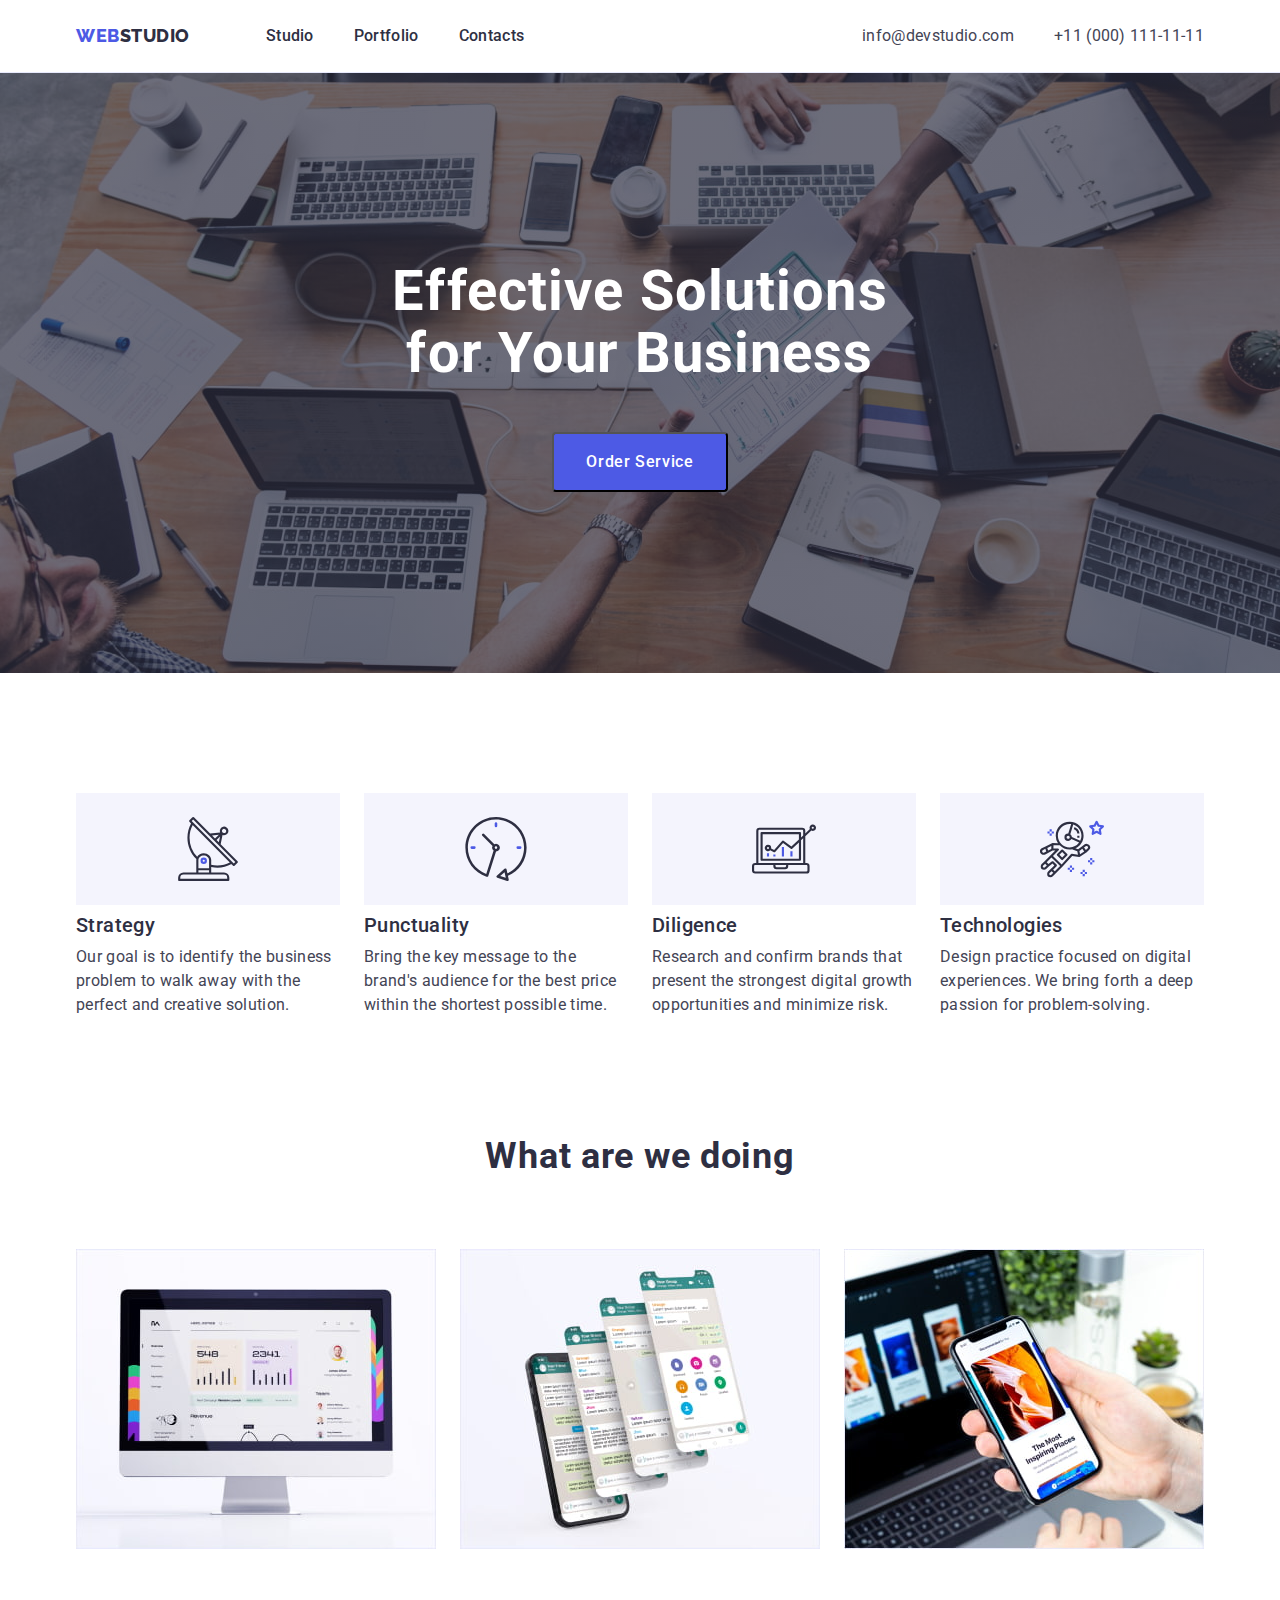
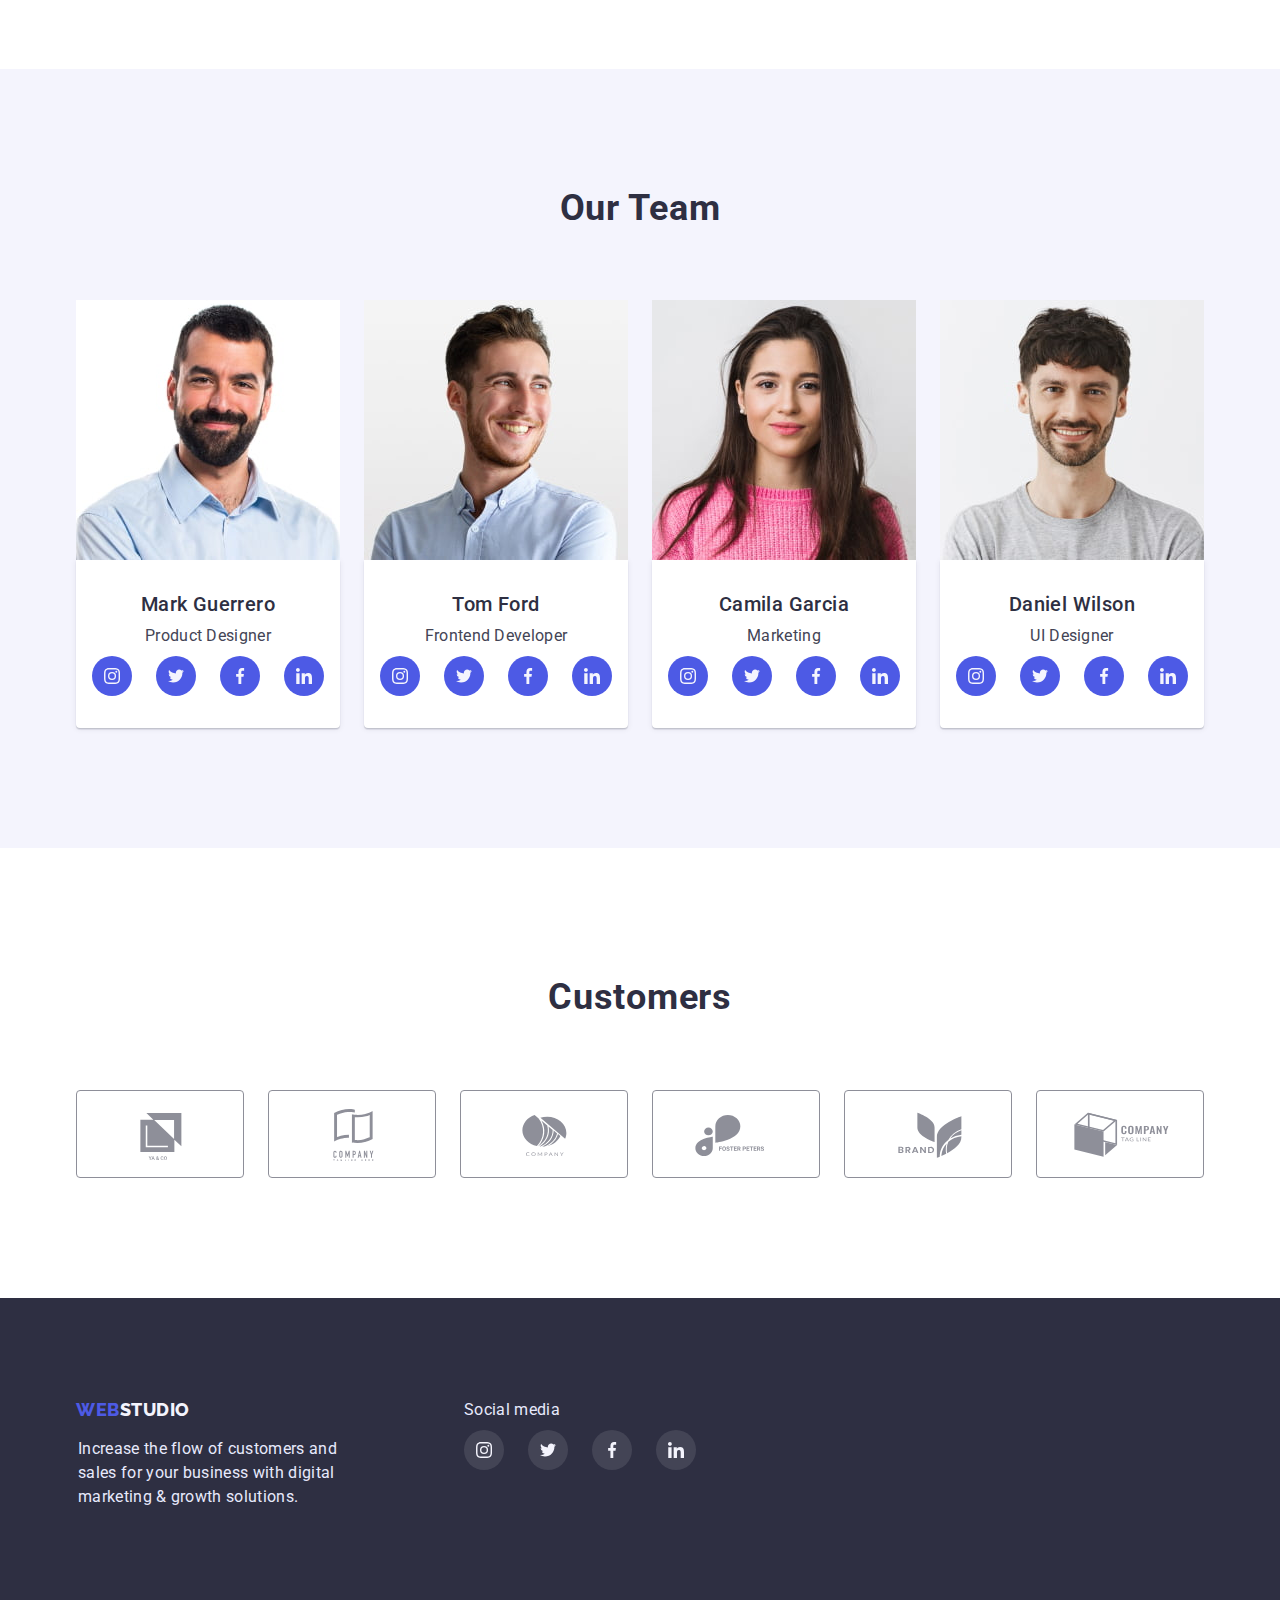
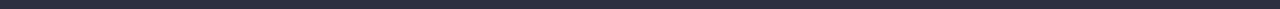
<file: index.html>
<!DOCTYPE html>
<html lang="en">
  <head>
    <meta charset="UTF-8" />
    <meta http-equiv="X-UA-Compatible" content="IE=edge" />
    <meta name="viewport" content="width=device-width, initial-scale=1.0" />
    <title>Main Page</title>
    <link rel="preconnect" href="https://fonts.googleapis.com" />
    <link rel="preconnect" href="https://fonts.gstatic.com" crossorigin />
    <link
      href="https://fonts.googleapis.com/css2?family=Raleway:wght@800&family=Roboto:wght@400;500;700;900&display=swap"
      rel="stylesheet"
    />
    <link
      rel="stylesheet"
      href="https://cdn.jsdelivr.net/npm/modern-normalize@1.1.0/modern-normalize.min.css"
    />
    <link rel="stylesheet" href="./css/stayles.css" />
  </head>

  <body>
    <!-- HEADER -->
    <header class="header">
      <div class="main-header container">
        <nav class="top-line-container">
          <a href="./index.html" class="main-logo link"
            >Web<span class="sup-logo">Studio</span></a
          >
          <ul class="list-item-container">
            <li class="menu-item">
              <a href="./index.html" class="menu-link link">Studio</a>
            </li>
            <li class="menu-item">
              <a href="./portfolio.html" class="menu-link link">Portfolio</a>
            </li>
            <li class="menu-item">
              <a href="#" class="menu-link link">Contacts</a>
            </li>
          </ul>
        </nav>
        <address>
          <ul class="list-address-container">
            <li class="item-address">
              <a href="mailto:info@devstudio.com" class="adress link"
                >info@devstudio.com</a
              >
            </li>
            <li class="item-address-tel">
              <a href="tel:+110001111111" class="adress link"
                >+11 (000) 111-11-11</a
              >
            </li>
          </ul>
        </address>
      </div>
    </header>

    <main>
      <!-- HERO  -->
      <section class="hero">
        <div class="container">
          <h1 class="main-title">Effective Solutions for Your Business</h1>
          <button type="button" class="button main-button">
            Order Service
          </button>
        </div>
      </section>
      <!-- Pecularities -->

      <section class="peculiarities section">
        <h2 class="visually-hidden">Peculiarities</h2>
        <div class="container">
          <ul class="list-peculiarities">
            <li class="item-peculiarities">
              <div class="box-icon">
                <svg class="icon-pecularities" width="64" height="64">
                  <use href="./images/sprite.svg#icon-antenna"></use>
                </svg>
              </div>
              <h3 class="sup-title">Strategy</h3>
              <p class="base-text">
                Our goal is to identify the business problem to walk away with
                the perfect and creative solution.
              </p>
            </li>
            <li class="item-peculiarities">
              <div class="box-icon">
                <svg class="icon-pecularities" width="64" height="64">
                  <use href="./images/sprite.svg#icon-clock"></use>
                </svg>
              </div>
              <h3 class="sup-title">Punctuality</h3>
              <p class="base-text">
                Bring the key message to the brand's audience for the best price
                within the shortest possible time.
              </p>
            </li>
            <li class="item-peculiarities">
              <div class="box-icon">
                <svg class="icon-pecularities" width="64" height="64">
                  <use href="./images/sprite.svg#icon-diagram"></use>
                </svg>
              </div>
              <h3 class="sup-title">Diligence</h3>
              <p class="base-text">
                Research and confirm brands that present the strongest digital
                growth opportunities and minimize risk.
              </p>
            </li>
            <li class="item-peculiarities">
              <div class="box-icon">
                <svg class="icon-pecularities" width="64" height="64">
                  <use href="./images/sprite.svg#icon-astronaut"></use>
                </svg>
              </div>
              <h3 class="sup-title">Technologies</h3>
              <p class="base-text">
                Design practice focused on digital experiences. We bring forth a
                deep passion for problem-solving.
              </p>
            </li>
          </ul>
        </div>
      </section>

      <!-- Opportuniti -->
      <section class="opportunity">
        <div class="container">
          <h2 class="title-section">What are we doing</h2>
          <ul class="list-opportunity">
            <li class="item-opportunity">
              <img
                src="./images/main/comp.jpg"
                alt="monitor PC"
                width="360"
                height="300"
              />
            </li>
            <li class="item-opportunity">
              <img
                src="./images/main/tel.jpg"
                alt="mobile phone display and appllications"
                width="360"
                height="300"
              />
            </li>
            <li class="item-opportunity">
              <img
                src="./images/main/desktop.jpg"
                alt="foto laptop and mobile phone"
                width="360"
                height="300"
              />
            </li>
          </ul>
        </div>
      </section>

      <!-- Personal -->
      <section class="personal section">
        <div class="container">
          <h2 class="title-section">Our Team</h2>
          <ul class="list-personal">
            <li class="item-personal">
              <article class="card-personal">
                <div class="card-thumb">
                  <img
                    src="./images/main/emploees/mark.jpg"
                    alt=" photo Mark Guerrero"
                    width="264"
                    height="260"
                  />
                </div>
                <div class="card-text-personal">
                  <h3 class="sup-title">Mark Guerrero</h3>
                  <p class="base-text">Product Designer</p>
                  <ul class="list-icon-social">
                    <li class="item-icon-social">
                      <a
                        href="https://www.instagram.com/"
                        target="_blank"
                        rel="noreferrer noopener"
                        class="link-social color-icon-personal"
                      >
                        <svg class="social-icon" width="16" height="16">
                          <use href="./images/sprite.svg#icon-instagram"></use>
                        </svg>
                      </a>
                    </li>
                    <li class="item-icon-social">
                      <a
                        href="https://twitter.com/"
                        target="_blank"
                        rel="noreferrer noopener"
                        class="link-social color-icon-personal"
                      >
                        <svg class="social-icon" width="16" height="16">
                          <use href="./images/sprite.svg#icon-twitter"></use>
                        </svg>
                      </a>
                    </li>
                    <li class="item-icon-social">
                      <a
                        href="https://uk-ua.facebook.com/"
                        target="_blank"
                        rel="noreferrer noopener"
                        class="link-social color-icon-personal"
                      >
                        <svg class="social-icon" width="16" height="16">
                          <use href="./images/sprite.svg#icon-facebook"></use>
                        </svg>
                      </a>
                    </li>
                    <li class="item-icon-social">
                      <a
                        href="https://www.linkedin.com/"
                        target="_blank"
                        rel="noreferrer noopener"
                        class="link-social color-icon-personal"
                      >
                        <svg class="social-icon" width="16" height="16">
                          <use href="./images/sprite.svg#icon-linkedin"></use>
                        </svg>
                      </a>
                    </li>
                  </ul>
                </div>
              </article>
            </li>

            <li class="item-personal">
              <article class="card-personal">
                <div class="card-thumb">
                  <img
                    src="./images/main/emploees/tom.jpg"
                    alt="photo Tom Ford"
                    width="264"
                    height="260"
                  />
                </div>
                <div class="card-text-personal">
                  <h3 class="sup-title">Tom Ford</h3>
                  <p class="base-text">Frontend Developer</p>
                  <ul class="list-icon-social">
                    <li class="item-icon-social">
                      <a
                        href="https://www.instagram.com/"
                        target="_blank"
                        rel="noreferrer noopener"
                        class="link-social color-icon-personal"
                      >
                        <svg class="social-icon" width="16" height="16">
                          <use href="./images/sprite.svg#icon-instagram"></use>
                        </svg>
                      </a>
                    </li>
                    <li class="item-icon-social">
                      <a
                        href="https://twitter.com/"
                        target="_blank"
                        rel="noreferrer noopener"
                        class="link-social color-icon-personal"
                      >
                        <svg class="social-icon" width="16" height="16">
                          <use href="./images/sprite.svg#icon-twitter"></use>
                        </svg>
                      </a>
                    </li>
                    <li class="item-icon-social">
                      <a
                        href="https://uk-ua.facebook.com/"
                        target="_blank"
                        rel="noreferrer noopener"
                        class="link-social color-icon-personal"
                      >
                        <svg class="social-icon" width="16" height="16">
                          <use href="./images/sprite.svg#icon-facebook"></use>
                        </svg>
                      </a>
                    </li>
                    <li class="item-icon-social">
                      <a
                        href="https://www.linkedin.com/"
                        target="_blank"
                        rel="noreferrer noopener"
                        class="link-social color-icon-personal"
                      >
                        <svg class="social-icon" width="16" height="16">
                          <use href="./images/sprite.svg#icon-linkedin"></use>
                        </svg>
                      </a>
                    </li>
                  </ul>
                </div>
              </article>
            </li>

            <li class="item-personal">
              <article class="card-personal">
                <div class="card-thumb">
                  <img
                    src="./images/main/emploees/camila.jpg"
                    alt="photo Camila Garcia"
                    width="264"
                    height="260"
                  />
                </div>
                <div class="card-text-personal">
                  <h3 class="sup-title">Camila Garcia</h3>
                  <p class="base-text">Marketing</p>
                  <ul class="list-icon-social">
                    <li class="item-icon-social">
                      <a
                        href="https://www.instagram.com/"
                        target="_blank"
                        rel="noreferrer noopener"
                        class="link-social color-icon-personal"
                      >
                        <svg class="social-icon" width="16" height="16">
                          <use href="./images/sprite.svg#icon-instagram"></use>
                        </svg>
                      </a>
                    </li>
                    <li class="item-icon-social">
                      <a
                        href="https://twitter.com/"
                        target="_blank"
                        rel="noreferrer noopener"
                        class="link-social color-icon-personal"
                      >
                        <svg class="social-icon" width="16" height="16">
                          <use href="./images/sprite.svg#icon-twitter"></use>
                        </svg>
                      </a>
                    </li>
                    <li class="item-icon-social">
                      <a
                        href="https://uk-ua.facebook.com/"
                        target="_blank"
                        rel="noreferrer noopener"
                        class="link-social color-icon-personal"
                      >
                        <svg class="social-icon" width="16" height="16">
                          <use href="./images/sprite.svg#icon-facebook"></use>
                        </svg>
                      </a>
                    </li>
                    <li class="item-icon-social">
                      <a
                        href="https://www.linkedin.com/"
                        target="_blank"
                        rel="noreferrer noopener"
                        class="link-social color-icon-personal"
                      >
                        <svg class="social-icon" width="16" height="16">
                          <use href="./images/sprite.svg#icon-linkedin"></use>
                        </svg>
                      </a>
                    </li>
                  </ul>
                </div>
              </article>
            </li>

            <li class="item-personal">
              <article class="card-personal">
                <div class="card-thumb">
                  <img
                    src="./images/main/emploees/daniel.jpg"
                    alt="photo Daniel Wilson "
                    width="264"
                    height="260"
                  />
                </div>
                <div class="card-text-personal">
                  <h3 class="sup-title">Daniel Wilson</h3>
                  <p class="base-text">UI Designer</p>
                  <ul class="list-icon-social">
                    <li class="item-icon-social">
                      <a
                        href="https://www.instagram.com/"
                        target="_blank"
                        rel="noreferrer noopener"
                        class="link-social color-icon-personal"
                      >
                        <svg class="social-icon" width="16" height="16">
                          <use href="./images/sprite.svg#icon-instagram"></use>
                        </svg>
                      </a>
                    </li>
                    <li class="item-icon-social">
                      <a
                        href="https://twitter.com/"
                        target="_blank"
                        rel="noreferrer noopener"
                        class="link-social color-icon-personal"
                      >
                        <svg class="social-icon" width="16" height="16">
                          <use href="./images/sprite.svg#icon-twitter"></use>
                        </svg>
                      </a>
                    </li>
                    <li class="item-icon-social">
                      <a
                        href="https://uk-ua.facebook.com/"
                        target="_blank"
                        rel="noreferrer noopener"
                        class="link-social color-icon-personal"
                      >
                        <svg class="social-icon" width="16" height="16">
                          <use href="./images/sprite.svg#icon-facebook"></use>
                        </svg>
                      </a>
                    </li>
                    <li class="item-icon-social">
                      <a
                        href="https://www.linkedin.com/"
                        target="_blank"
                        rel="noreferrer noopener"
                        class="link-social color-icon-personal"
                      >
                        <svg class="social-icon" width="16" height="16">
                          <use href="./images/sprite.svg#icon-linkedin"></use>
                        </svg>
                      </a>
                    </li>
                  </ul>
                </div>
              </article>
            </li>
          </ul>
        </div>
      </section>
    </main>
    <!-- Customers -->
    <section class="customers">
      <div class="container">
        <h2 class="title-section">Customers</h2>
        <ul class="list-customers">
          
          <li class="item-customers">
            <a href="#" class="link-customers">
              <svg class="icon-customers" width="104" height="56">
                <use href="./images/sprite.svg#icon-Logo"></use>
              </svg>
            </a>
          </li>
          <li class="item-customers">
            <a href="#" class="link-customers">
              <svg class="icon-customers" width="104" height="56">
                <use href="./images/sprite.svg#icon-Logo2"></use>
              </svg>
            </a>
          </li>
          <li class="item-customers">
            <a href="#" class="link-customers">
              <svg class="icon-customers" width="104" height="56">
                <use href="./images/sprite.svg#icon-Logo3"></use>
              </svg>
            </a>
          </li>
          <li class="item-customers">
            <a href="#" class="link-customers">
              <svg class="icon-customers" width="104" height="56">
                <use href="./images/sprite.svg#icon-Logo4"></use>
              </svg>
            </a>
          </li>
          <li class="item-customers">
            <a href="#" class="link-customers">
              <svg class="icon-customers" width="104" height="56">
                <use href="./images/sprite.svg#icon-Logo5"></use>
              </svg>
            </a>
          </li>
          <li class="item-customers">
            <a href="#" class="link-customers">
              <svg class="icon-customers" width="104" height="56">
                <use href="./images/sprite.svg#icon-Logo6"></use>
              </svg>
            </a>
          </li>
        </ul>
      </div>
    </section>
    <!-- FOOTER -->
    <footer class="footer">
      <section class="footer-list container">
        <h2 class="visually-hidden">Footer</h2>
        <div class="footer-title">
          <a href="./index.html" class="main-logo link"
            >Web<span class="sub-logo">Studio</span></a
          >
          <p class="base-text-white">
            Increase the flow of customers and sales for your business with
            digital marketing & growth solutions.
          </p>
        </div>
        <div class="footer-social-media">
          <p class="footer-social">Social media</p>
          <ul class="list-icon-social">
            <li class="item-icon-social">
              <a
                href="https://www.instagram.com/"
                target="_blank"
                rel="noreferrer noopener"
                class="link-social color-icon-footer"
              >
                <svg class="social-icon" width="16" height="16">
                  <use href="./images/sprite.svg#icon-instagram"></use>
                </svg>
              </a>
            </li>
            <li class="item-icon-social">
              <a
                href="https://twitter.com/"
                target="_blank"
                rel="noreferrer noopener"
                class="link-social color-icon-footer"
              >
                <svg class="social-icon" width="16" height="16">
                  <use href="./images/sprite.svg#icon-twitter"></use>
                </svg>
              </a>
            </li>
            <li class="item-icon-social">
              <a
                href="https://uk-ua.facebook.com/"
                target="_blank"
                rel="noreferrer noopener"
                class="link-social color-icon-footer"
              >
                <svg class="social-icon" width="16" height="16">
                  <use href="./images/sprite.svg#icon-facebook"></use>
                </svg>
              </a>
            </li>
            <li class="item-icon-social">
              <a
                href="https://www.linkedin.com/"
                target="_blank"
                rel="noreferrer noopener"
                class="link-social color-icon-footer"
              >
                <svg class="social-icon" width="16" height="16">
                  <use href="./images/sprite.svg#icon-linkedin"></use>
                </svg>
              </a>
            </li>
          </ul>
        </div>
      </section>
    </footer>
  </body>
</html>
</file>
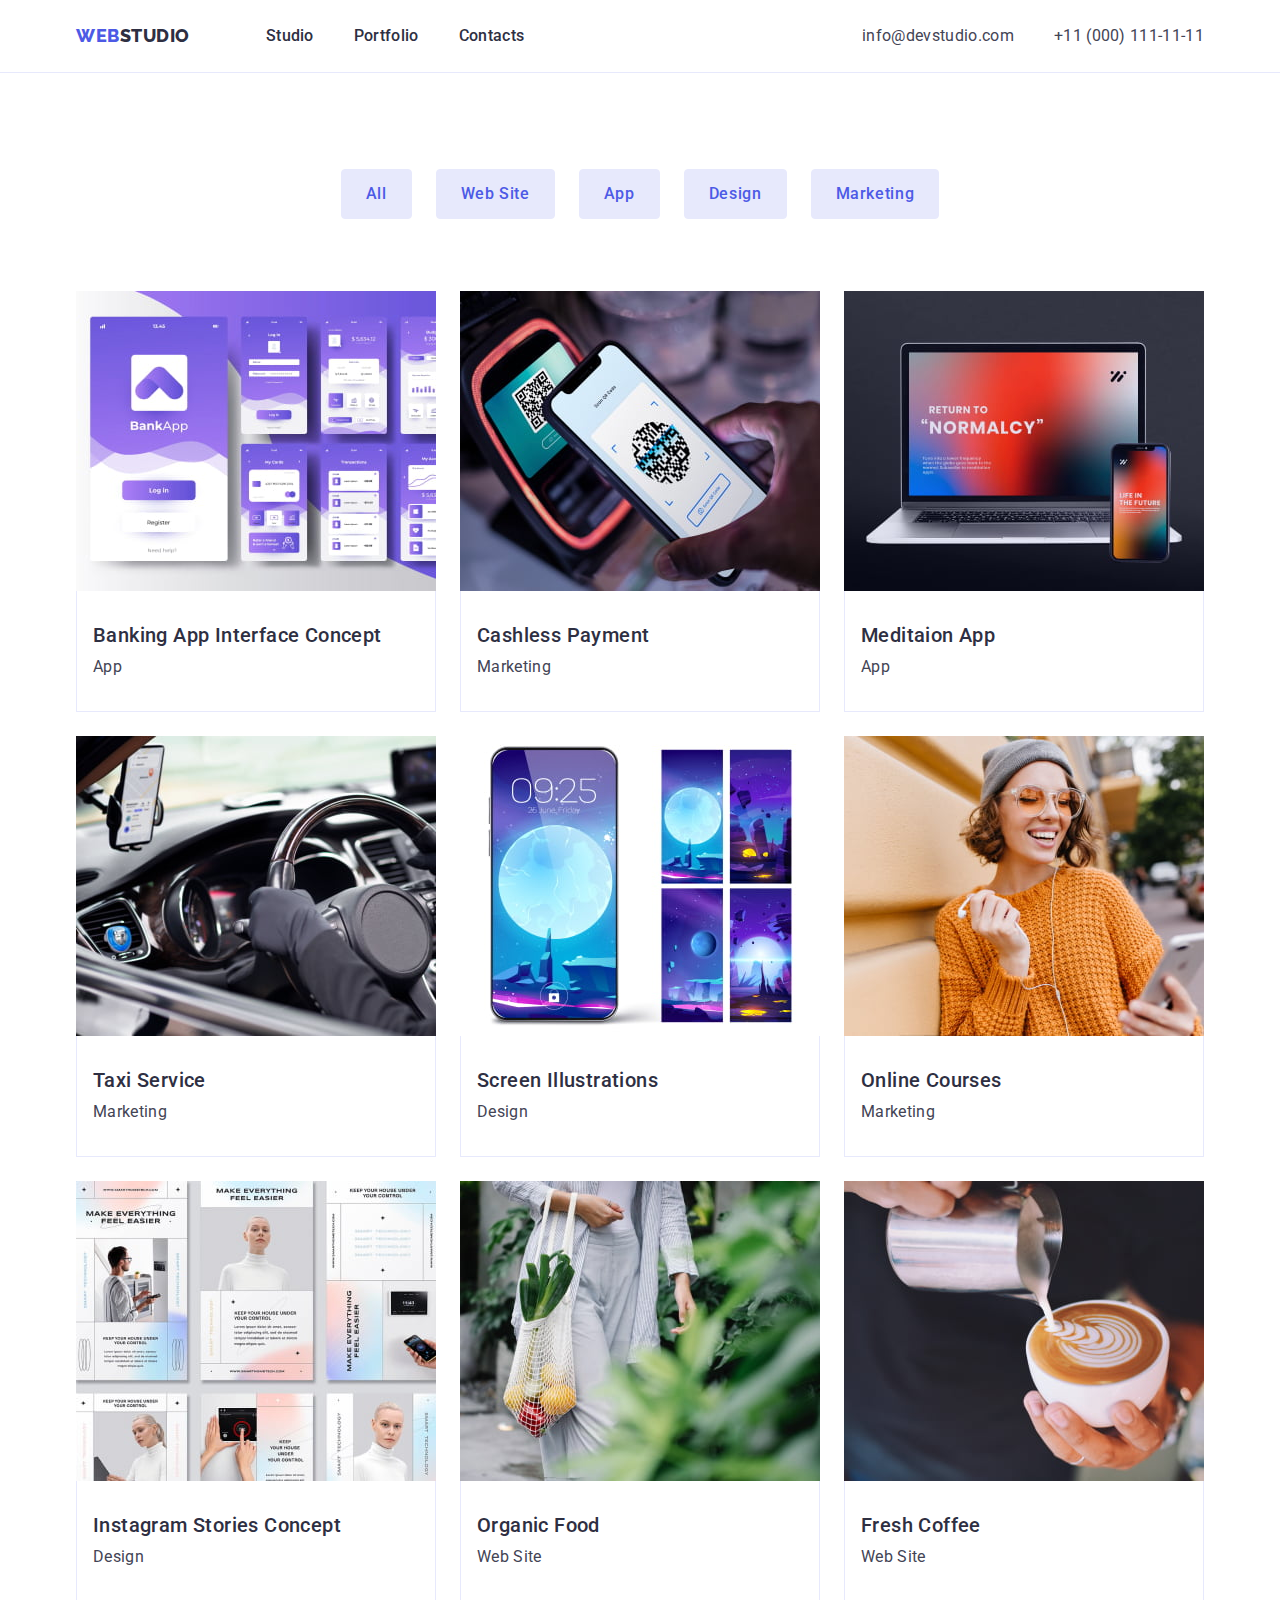
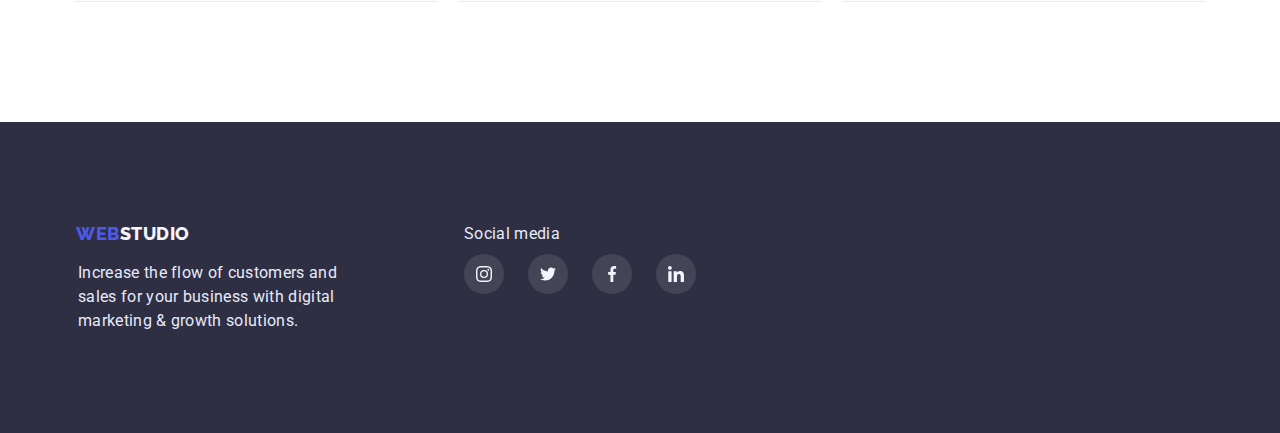
<file: portfolio.html>
<!DOCTYPE html>
<html lang="en">
  <head>
    <meta charset="UTF-8" />
    <meta http-equiv="X-UA-Compatible" content="IE=edge" />
    <meta name="viewport" content="width=device-width, initial-scale=1.0" />
    <title>Document</title>
    <link rel="preconnect" href="https://fonts.googleapis.com" />
    <link rel="preconnect" href="https://fonts.gstatic.com" crossorigin />
    <link
      href="https://fonts.googleapis.com/css2?family=Raleway:wght@800&family=Roboto:wght@400;500;700;900&display=swap"
      rel="stylesheet"
    />
    <link
      rel="stylesheet"
      href="https://cdn.jsdelivr.net/npm/modern-normalize@1.1.0/modern-normalize.min.css"
    />
    <link rel="stylesheet" href="./css/stayles.css" />
  </head>
  <body>
    <!-- HEADER -->
    <header class="header">
      <div class="main-header container">
        <nav class="top-line-container">
          <a href="./index.html" class="main-logo link"
            >Web<span class="sup-logo">Studio</span></a
          >
          <ul class="list-item-container">
            <li class="menu-item">
              <a href="./index.html" class="menu-link link">Studio</a>
            </li>
            <li class="menu-item">
              <a href="./portfolio.html" class="menu-link link">Portfolio</a>
            </li>
            <li class="menu-item">
              <a href="#" class="menu-link link">Contacts</a>
            </li>
          </ul>
        </nav>
        <address>
          <ul class="list-address-container">
            <li class="item-address">
              <a href="mailto:info@devstudio.com" class="adress link"
                >info@devstudio.com</a
              >
            </li>
            <li class="item-address-tel">
              <a href="tel:+110001111111" class="adress link"
                >+11 (000) 111-11-11</a
              >
            </li>
          </ul>
        </address>
      </div>
    </header>

    <main>
      <!-- NAVIGATION -->
      <section class="portfolio">
        <h2 class="visually-hidden">Portfolio</h2>
        <div class="container">
          <ul class="list-navigation">
            <li class="item-portfolio">
              <button type="button" class="button button-portfolio">All</button>
            </li>
            <li class="item-navigation">
              <button type="button" class="button button-portfolio">
                Web Site
              </button>
            </li>
            <li class="item-navigation">
              <button type="button" class="button button-portfolio">App</button>
            </li>
            <li class="item-navigation">
              <button type="button" class="button button-portfolio">
                Design
              </button>
            </li>
            <li class="item-navigation">
              <button type="button" class="button button-portfolio">
                Marketing
              </button>
            </li>
          </ul>
          <!-- PROJEKT -->
          <ul class="list-projekt">
            <li class="item-projekt">
              <article class="card-portfolio">
                <a href="#" class="link-card-portfolio link">
                  <div class="card-thumb">
                    <img
                      src="./images/portfolio/img1.jpg"
                      alt="foto banking App"
                      width="360"
                      height="300"
                    />
                  </div>
                  <div class="card-content">
                    <h3 class="sup-title">Banking App Interface Concept</h3>
                    <p class="base-text">App</p>
                  </div></a
                >
              </article>
            </li>

            <li class="item-projekt">
              <article class="card-portfolio">
                <a href="#" class="link-card-portfolio link">
                  <div class="card-thumb">
                    <img
                      src="./images/portfolio/img2.jpg"
                      alt="foto mobile phone"
                      width="360"
                      height="300"
                    />
                  </div>
                  <div class="card-content">
                    <h3 class="sup-title">Cashless Payment</h3>
                    <p class="base-text">Marketing</p>
                  </div></a
                >
              </article>
            </li>

            <li class="item-projekt">
              <article class="card-portfolio">
                <a href="#" class="link-card-portfolio link ">
                  <div class="card-thumb">
                    <img
                      src="./images/portfolio/img3.jpg"
                      alt="foto mobile phone and laptop"
                      width="360"
                      height="300"
                    />
                  </div>
                  <div class="card-content">
                    <h3 class="sup-title">Meditaion App</h3>
                    <p class="base-text">App</p>
                  </div></a
                >
              </article>
            </li>

            <li class="item-projekt">
              <article class="card-portfolio">
                <a href="#" class="link-card-portfolio link">
                  <div class="card-thumb">
                    <img
                      src="./images/portfolio/img4.jpg"
                      alt=" photo wehicle interrior and phone"
                      width="360"
                      height="300"
                    />
                  </div>
                  <div class="card-content">
                    <h3 class="sup-title">Taxi Service</h3>
                    <p class="base-text">Marketing</p>
                  </div></a
                >
              </article>
            </li>

            <li class="item-projekt">
              <article class="card-portfolio">
                <a href="#" class="link-card-portfolio link">
                  <div class="card-thumb">
                    <img
                      src="./images/portfolio/img5.jpg"
                      alt=" photo display phone"
                      width="360"
                      height="300"
                    />
                  </div>
                  <div class="card-content">
                    <h3 class="sup-title">Screen Illustrations</h3>
                    <p class="base-text">Design</p>
                  </div></a
                >
              </article>
            </li>

            <li class="item-projekt">
              <article class="card-portfolio">
                <a href="#" class="link-card-portfolio link">
                  <div class="card-thumb">
                    <img
                      src="./images/portfolio/img6.jpg"
                      alt=" photo girl student"
                      width="360"
                      height="300"
                    />
                  </div>
                  <div class="card-content">
                    <h3 class="sup-title">Online Courses</h3>
                    <p class="base-text">Marketing</p>
                  </div></a
                >
              </article>
            </li>

            <li class="item-projekt">
              <article class="card-portfolio">
                <a href="#" class="link-card-portfolio link ">
                  <div class="card-thumb">
                    <img
                      src="./images/portfolio/img7.jpg"
                      alt="instagram page screenshot"
                      width="360"
                      height="300"
                    />
                  </div>
                  <div class="card-content">
                    <h3 class="sup-title">Instagram Stories Concept</h3>
                    <p class="base-text">Design</p>
                  </div></a
                >
              </article>
            </li>

            <li class="item-projekt">
              <article class="card-portfolio">
                <a href="#" class="link-card-portfolio link">
                  <div class="card-thumb">
                    <img
                      src="./images/portfolio/img8.jpg"
                      alt="photo girl with fruits"
                      width="360"
                      height="300"
                    />
                  </div>
                  <div class="card-content">
                    <h3 class="sup-title">Organic Food</h3>
                    <p class="base-text">Web Site</p>
                  </div></a
                >
              </article>
            </li>

            <li class="item-projekt">
              <article class="card-portfolio">
                <a href="#" class="link-card-portfolio link">
                  <div class="card-thumb">
                    <img
                      src="./images/portfolio/img9.jpg"
                      alt="cup of cappuccino"
                      width="360"
                      height="300"
                    />
                  </div>
                  <div class="card-content">
                    <h3 class="sup-title">Fresh Coffee</h3>
                    <p class="base-text">Web Site</p>
                  </div></a
                >
              </article>
            </li>
          </ul>
        </div>
      </section>
    </main>

    <!-- FOOTER -->
    <footer class="footer">
      <div class="footer-list container">
        <div class="footer-title">
          <a href="./index.html" class="main-logo link"
            >Web<span class="sub-logo">Studio</span></a
          >
          <p class="base-text-white">
            Increase the flow of customers and sales for your business with
            digital marketing & growth solutions.
          </p>
        </div>
        <div class="footer-social-media">
          <p class="footer-social">Social media</p>
          <ul class="list-icon-social">
            <li class="item-icon-social">
              <a
                href="https://www.instagram.com/"
                target="_blank"
                rel="noreferrer noopener"
                class="link-social color-icon-footer"
              >
                <svg class="social-icon" width="16" height="16">
                  <use href="./images/sprite.svg#icon-instagram"></use>
                </svg>
              </a>
            </li>
            <li class="item-icon-social">
              <a
                href="https://twitter.com/"
                target="_blank"
                rel="noreferrer noopener"
                class="link-social color-icon-footer"
              >
                <svg class="social-icon" width="16" height="16">
                  <use href="./images/sprite.svg#icon-twitter"></use>
                </svg>
              </a>
            </li>
            <li class="item-icon-social">
              <a
                href="https://uk-ua.facebook.com/"
                target="_blank"
                rel="noreferrer noopener"
                class="link-social color-icon-footer"
              >
                <svg class="social-icon" width="16" height="16">
                  <use href="./images/sprite.svg#icon-facebook"></use>
                </svg>
              </a>
            </li>
            <li class="item-icon-social">
              <a
                href="https://www.linkedin.com/"
                target="_blank"
                rel="noreferrer noopener"
                class="link-social color-icon-footer"
              >
                <svg class="social-icon" width="16" height="16">
                  <use href="./images/sprite.svg#icon-linkedin"></use>
                </svg>
              </a>
            </li>
          </ul>
        </div>
      </div>
    </footer>
  </body>
</html>
</file>
<file: css/stayles.css>
:root {
  --primary-font: Roboto, sans-serif;
  --secondary-font: Raleway, sans-serif;
  --primary-color: #4d5ae5;
  --active-primari-color: #404bbf;
  --accent-color: #e7e9fc;
  --base-color: #434455;
  --title-color: #2e2f42;
  --card-set-gap: 24px;
  --color-icon-social: #f4f4fd;
  --color-icon-customers: #8e8f99;
}
h1,
h2,
h3,
h4,
p {
  margin-top: 0;
  margin-bottom: 0;
}
ul,
ol {
  list-style: none;
  margin-top: 0;
  margin-bottom: 0;
  padding-left: 0;
}

body {
  font-family: var(--primary-font);
  color: var(--title-color);
}

.link {
  text-decoration: none;
}

img {
  display: block;
  max-width: 100%;
}
.container {
  width: 1158px;
  margin: 0 auto;
  padding: 0 15px;
}
.section {
  padding-top: 120px;
  padding-bottom: 120px;
}
/* ======================== Components ========================*/

.main-logo {
  font-family: var(--secondary-font);
  font-weight: 800;
  font-size: 18px;
  line-height: 1.3;
  letter-spacing: 0.03em;
  color: var(--primary-color);
  text-transform: uppercase;

  margin-right: 76px;
}
.sup-logo {
  color: var(--title-color);
}
.title-section {
  font-size: 36px;
  line-height: 1.1;
  letter-spacing: 0.02em;
  margin-bottom: 72px;
}
.sup-title {
  font-weight: 500;
  font-size: 20px;
  line-height: 1.2;
  letter-spacing: 0.02em;
  color:var(--title-color);
}

.base-text {
  font-size: 16px;
  line-height: 1.5;
  letter-spacing: 0.02em;
  color: var(--base-color);

  margin-top: 8px;
}
.button {
  font-family: var(--primary-font);
  font-weight: 500;
  font-size: 16px;
  line-height: 1.5;
  letter-spacing: 0.04em;
  cursor: pointer;
  text-align: center;
}
.footer {
  background-color: var(--title-color);
}
.visually-hidden {
  position: absolute;
  width: 1px;
  height: 1px;
  margin: -1px;
  border: 0;
  padding: 0;

  white-space: nowrap;
  clip-path: inset(100%);
  clip: rect(0 0 0 0);
  overflow: hidden;
}
/* ======================== /Components ========================*/

/* ======================== HEADER ========================*/
.header {
  border-bottom-width: 1px;
  border-bottom-style: solid;
  border-bottom-color: var(--accent-color);
  padding-top: 24px;
  padding-bottom: 24px;
}
.main-header {
  display: flex;
  align-items: center;
  vertical-align: bottom;
  justify-content: space-between;
}
.list-address-container {
  display: flex;
}
.top-line-container {
  display: flex;
  align-items: center;
}
.list-item-container {
  display: flex;
  text-align: center;
}
.menu-item:not(:last-child) {
  margin-right: 40px;
}

.menu-link {
  font-weight: 500;
  font-size: 16px;
  line-height: 1.5;
  letter-spacing: 0.02em;
  color: var(--title-color);
}
.menu-link:hover,
.menu-link:focus {
  color: var(--base-color);
}
.adress {
  font-style: normal;
  font-size: 16px;
  line-height: 1.5;
  letter-spacing: 0.02em;
  color: var(--base-color);
}
.adress:hover,
.adress:focus {
  color: var(--primary-color);
}
.item-address {
  margin-right: 40px;
}
/*  ======================== /HEADER ======================== */

/* ======================== HERO ======================== */
.hero {
  background-color: #2E2F42B2;
  text-align: center;
  padding-top: 188px;
  padding-bottom: 188px;
  
  margin-left: auto;
  margin-right: auto;
  background-size: cover;
  max-width: 1440px;
  height: 600px;
  background-image: linear-gradient(rgba(46, 47, 66, 0.7), rgba(46, 47, 66, 0.7)), url(../css/style/people-office-hero.jpg);
  background-repeat: no-repeat;
  
 
}
.main-title {
  font-size: 56px;
  line-height: 1.1;
  letter-spacing: 0.02em;
  color: #ffffff;
  max-width: 500px;
  margin-right: auto;
  margin-left: auto;
  margin-bottom: 48px;
}
.main-button {
  background-color: var(--primary-color);
  color: #ffffff;

  padding: 16px 32px;
  border-radius: 4px;
}
.main-button:hover,
.main-button:focus {
  background-color: var(--active-primari-color);
  color: #ffffff;
  box-shadow: 0px 4px 4px 0px rgba(0, 0, 0, 0.15);
}

/* ======================== /hero ======================== */

/* ======================== PECULARITIES ======================== */

.list-peculiarities {
  display: flex;
  align-self: center;
}
.item-peculiarities {
  width: 264px;
}
.item-peculiarities:not(:nth-child(4)) {
  margin-right: 24px;
}
.box-icon {
  display: flex;
  width: 264px;
  height: 112px;
  align-items: center;
  justify-content: center;
  background-color: #F4F4FD;
  margin-bottom: 8px;
}

/* ======================== /PECULARITIES ======================== */

/* ======================== OPPORTUNITY======================== */
.opportunity {
  text-align: center;
  padding-bottom: 120px;
}
.list-opportunity {
  display: flex;
  align-self: center;
  justify-content: space-between;
}

/* ======================== /OPPORTUNITY======================== */

/* ======================== PERSONAL======================== */
.personal {
  text-align: center;
  background-color: #f4f4fd;
}

.list-personal {
  display: flex;
  flex-wrap: wrap;
  gap: 24px;
}
.card-text-personal {
  padding-top: 32px;
  padding-bottom: 32px;
  background-color: #ffffff;
  box-shadow: 0px 1px 6px rgba(46, 47, 66, 0.08),
    0px 1px 1px rgba(46, 47, 66, 0.16), 0px 2px 1px rgba(46, 47, 66, 0.08);
  border-radius: 0px 0px 4px 4px;
}

.list-icon-social {
  display: flex;
  margin-top: 8px;
  justify-content: center;
  gap: 24px; 
}

.item-icon-social {
  display: flex;
}
.link-social {
  display: flex;
  width: 40px;
  height: 40px;
  border-radius: 50%;
  
  justify-content: center;
  align-items: center;
}
.color-icon-personal {
  background-color:var(--primary-color);
}
.color-icon-personal:hover,
.color-icon-personal:focus {
  background-color: var(--active-primari-color);
}
.social-icon {
  display: inline-block;
  fill:var(--color-icon-social);
}

/* ======================== /PERSONAL======================== */

/* ======================== CUSTOMERS======================== */
.customers {
  text-align:center;
  padding-top: 130px;
  padding-bottom: 120px;
}

.list-customers {
  display: flex;
  justify-content: space-around;
  gap: 24px; 
  
}
.link-customers {
 display: flex;
 justify-content: center;
 align-items: center;
 width: 168px;
 height: 88px;
 border: 1px solid var(--color-icon-customers);
 border-radius: 4px;
}

.icon-customers { 
fill:var(--color-icon-customers);      
}

.link-customers:hover,
.link-customers:focus {
  border-color: var(--active-primari-color);
}

.link-customers:hover .icon-customers,
.link-customers:focus .icon-customers {
  fill: var(--active-primari-color);
}

/* ======================== /CUSTOMERS======================== */

/* ======================== footer ======================== */
.footer {
  padding-top: 100px;
  padding-bottom: 100px;
}
.footer a {
  margin: 0;
}
.footer-list {
  display: flex;
}
.footer-title {
  
}
.sub-logo {
  color: #f4f4fd;
}
.base-text-white {
  color: var(--accent-color);
  font-size: 16px;
  line-height: 1.5;
  letter-spacing: 0.02em;

  width: 268px;
  padding-left: 2px;
  padding-right: 2px;
  margin-top: 16px;
}
.footer-social-media {
  margin-left: 120px;
 
}
.footer-social {
  color: var(--accent-color);
  font-size: 16px;
  line-height: 1.5;
  letter-spacing: 0.02em;
}
.color-icon-footer {
  background-color:rgba(255, 255, 255, 0.1);
}
.color-icon-footer:hover,
.color-icon-footer:focus {
  background-color: #31D0AA;;
}
/* ======================== /footer======================== */

/* ======================== PORTFOLIO ======================== */
.portfolio {
  padding-top: 96px;
  padding-bottom: 120px;
}
.list-navigation {
  display: flex;
  justify-content: center;
  column-gap: 24px;
}
.list-navigation {
  margin-bottom: 72px;
}
.card-portfolio:hover {
  box-shadow: 0px 4px 4px 0px rgba(0, 0, 0, 0.25);
}
.button-portfolio {
  background-color: var(--accent-color);
  color: var(--primary-color);
  padding: 12px 24px;
  border: 1px solid #e7e9fc;
  border-radius: 4px;

}
.button-portfolio:hover,
.button-portfolio:focus {
  background-color: var(--primary-color);
  color: var(--accent-color);
  box-shadow: 0px 4px 4px 0px rgba(0, 0, 0, 0.25);
  
}

.list-projekt {
  display: flex;
  flex-wrap: wrap;
  justify-content: center;
  margin-left: calc(-1 * var(--card-set-gap));
  margin-top: calc(-1 * var(--card-set-gap));
}
.item-projekt {
  margin-left: var(--card-set-gap);
  margin-top: var(--card-set-gap);
  flex-basis: calc(100% / 3-var(--card-set-gap));
}

.card-content {
  padding: 32px 16px;
  border: 1px solid var(--accent-color);
  border-top: none;
}

/* ======================== /PORTFOLIO ======================== */
</file>
